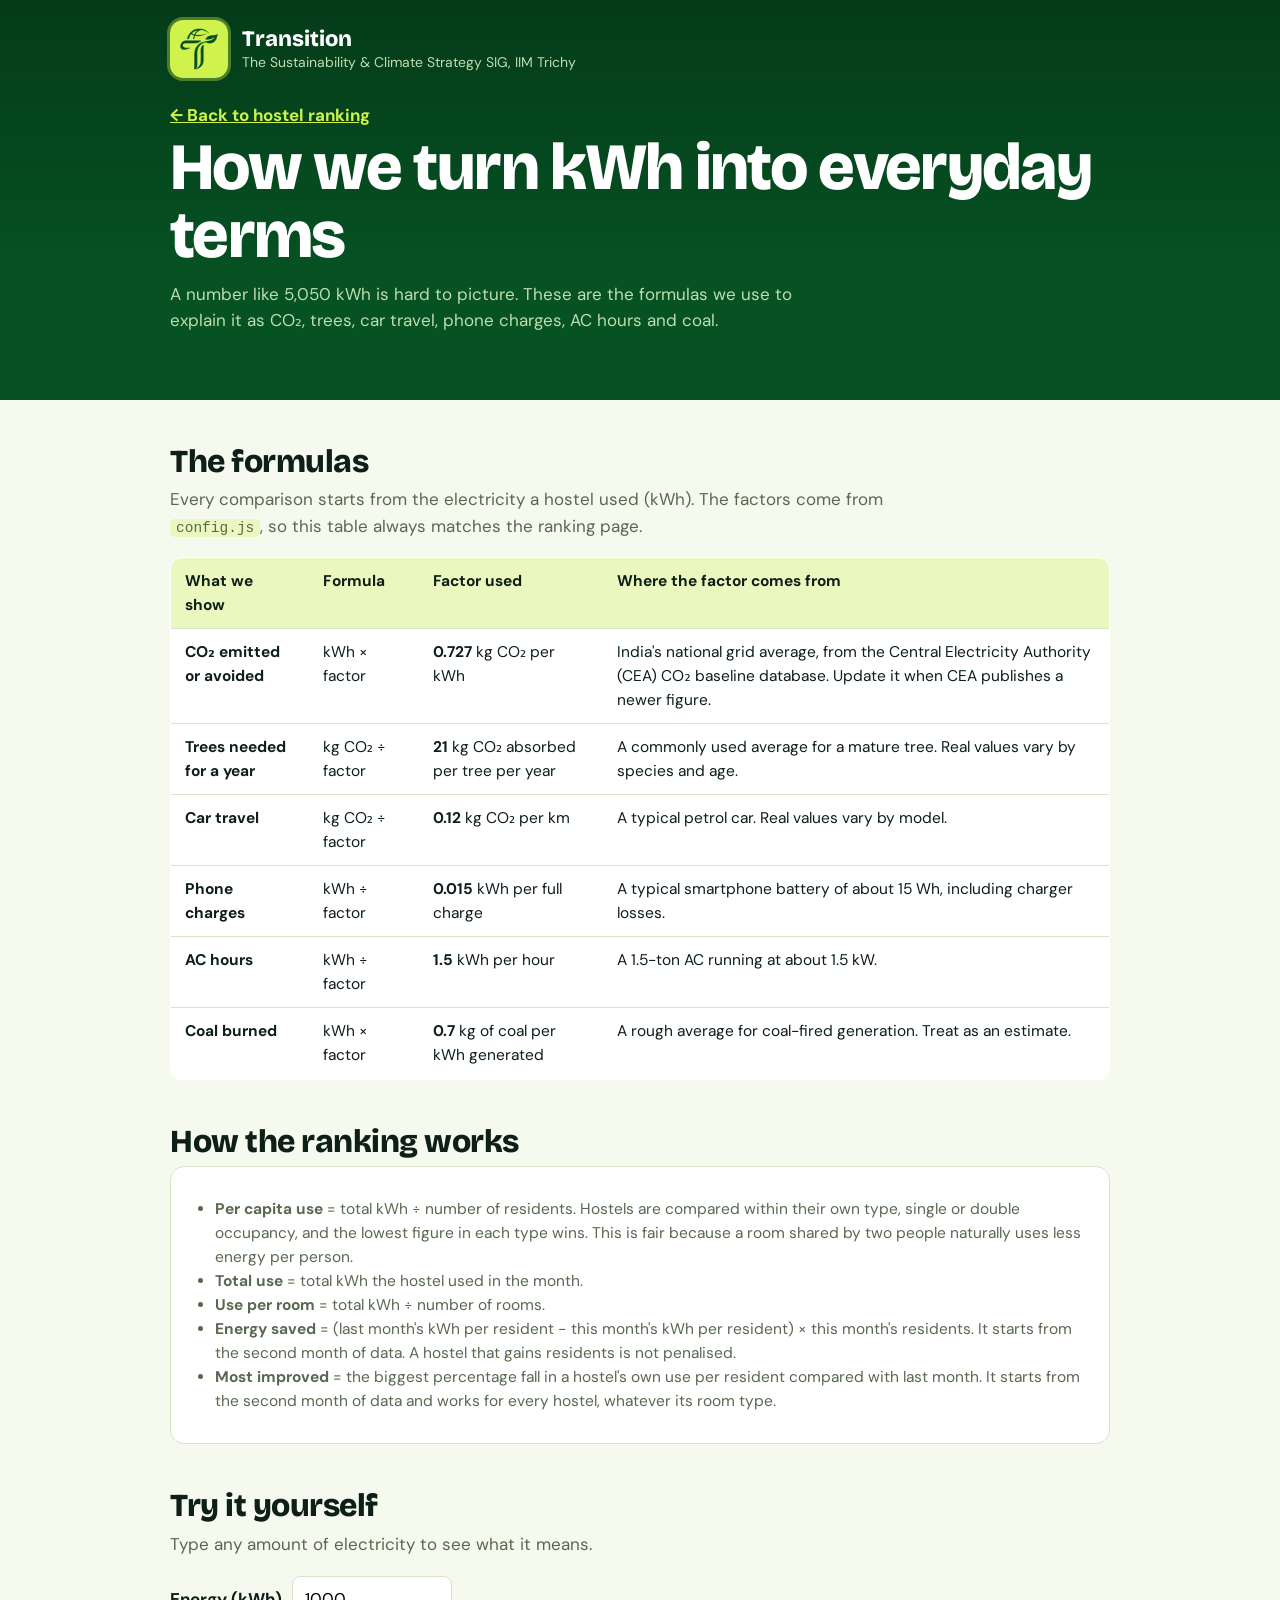
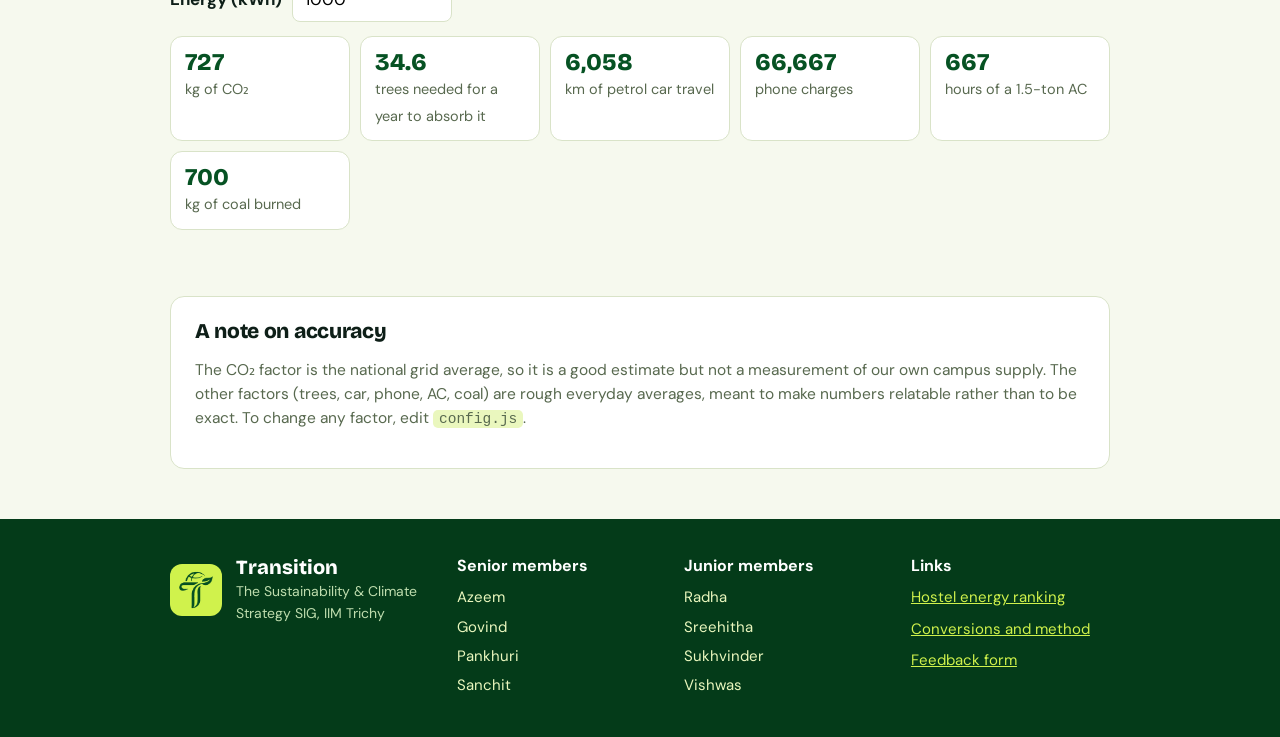
<file: conversions.html>
<!DOCTYPE html>
<html lang="en">
<head>
<meta charset="utf-8">
<meta name="viewport" content="width=device-width, initial-scale=1">
<title>Conversions and method · Transition, IIM Trichy</title>
<link rel="preconnect" href="https://fonts.googleapis.com">
<link rel="preconnect" href="https://fonts.gstatic.com" crossorigin>
<link href="https://fonts.googleapis.com/css2?family=Bricolage+Grotesque:opsz,wght@12..96,600;12..96,800&family=DM+Sans:wght@400;500;700&display=swap" rel="stylesheet">
<link rel="stylesheet" href="style.css">
</head>
<body>
<header class="hero mini"><div class="w">
  <div class="brand"><img class="logo" data-logo alt="Transition logo"><div><h2>Transition</h2><p>The Sustainability &amp; Climate Strategy SIG, IIM Trichy</p></div></div>
  <p class="kick"><a href="index.html" style="color:inherit">&larr; Back to hostel ranking</a></p>
  <h1>How we turn kWh into everyday terms</h1>
  <p class="lede">A number like 5,050 kWh is hard to picture. These are the formulas we use to explain it as CO₂, trees, car travel, phone charges, AC hours and coal.</p>
</div></header>
<main class="w">
  <section>
    <h3>The formulas</h3><p class="sub">Every comparison starts from the electricity a hostel used (kWh). The factors come from <code>config.js</code>, so this table always matches the ranking page.</p>
    <div class="tw"><table><thead><tr><th>What we show</th><th>Formula</th><th>Factor used</th><th>Where the factor comes from</th></tr></thead><tbody id="tb"></tbody></table></div>
  </section>
  <section>
    <h3>How the ranking works</h3>
    <div class="how"><ul>
      <li><b>Per capita use</b> = total kWh ÷ number of residents. Hostels are compared within their own type, single or double occupancy, and the lowest figure in each type wins. This is fair because a room shared by two people naturally uses less energy per person.</li>
      <li><b>Total use</b> = total kWh the hostel used in the month.</li>
      <li><b>Use per room</b> = total kWh ÷ number of rooms.</li>
      <li><b>Energy saved</b> = (last month's kWh per resident − this month's kWh per resident) × this month's residents. It starts from the second month of data. A hostel that gains residents is not penalised.</li>
      <li><b>Most improved</b> = the biggest percentage fall in a hostel's own use per resident compared with last month. It starts from the second month of data and works for every hostel, whatever its room type.</li>
    </ul></div>
  </section>
  <section>
    <h3>Try it yourself</h3><p class="sub">Type any amount of electricity to see what it means.</p>
    <div class="calc"><label for="kw"><b>Energy (kWh)</b></label><input id="kw" type="number" min="0" value="1000"></div>
    <div class="eq" id="eq"></div>
  </section>
  <section><div class="how"><h3>A note on accuracy</h3><p>The CO₂ factor is the national grid average, so it is a good estimate but not a measurement of our own campus supply. The other factors (trees, car, phone, AC, coal) are rough everyday averages, meant to make numbers relatable rather than to be exact. To change any factor, edit <code>config.js</code>.</p></div></section>
</main>
<footer id="ft"></footer>
<script src="config.js"></script>
<script src="common.js"></script>
<script>
const nf=(n,d=0)=>n.toLocaleString("en-IN",{maximumFractionDigits:d,minimumFractionDigits:d});
const ROWS=[
 ["CO₂ emitted or avoided","kWh × factor","EF","kg CO₂ per kWh","India's national grid average, from the Central Electricity Authority (CEA) CO₂ baseline database. Update it when CEA publishes a newer figure."],
 ["Trees needed for a year","kg CO₂ ÷ factor","TREE","kg CO₂ absorbed per tree per year","A commonly used average for a mature tree. Real values vary by species and age."],
 ["Car travel","kg CO₂ ÷ factor","CAR","kg CO₂ per km","A typical petrol car. Real values vary by model."],
 ["Phone charges","kWh ÷ factor","PHONE","kWh per full charge","A typical smartphone battery of about 15 Wh, including charger losses."],
 ["AC hours","kWh ÷ factor","AC","kWh per hour","A 1.5-ton AC running at about 1.5 kW."],
 ["Coal burned","kWh × factor","COAL","kg of coal per kWh generated","A rough average for coal-fired generation. Treat as an estimate."]];
document.getElementById("tb").innerHTML=ROWS.map(r=>`<tr><td><b>${r[0]}</b></td><td>${r[1]}</td><td><b>${CFG[r[2]]}</b> ${r[3]}</td><td>${r[4]}</td></tr>`).join("");
function calc(){const k=Math.max(0,parseFloat(document.getElementById("kw").value)||0),c=k*CFG.EF;
 document.getElementById("eq").innerHTML=[[nf(c),"kg of CO₂"],[nf(c/CFG.TREE,1),"trees needed for a year to absorb it"],[nf(c/CFG.CAR),"km of petrol car travel"],[nf(k/CFG.PHONE),"phone charges"],[nf(k/CFG.AC),"hours of a 1.5-ton AC"],[nf(k*CFG.COAL),"kg of coal burned"]].map(([a,b])=>`<div><strong>${a}</strong><span>${b}</span></div>`).join("")}
document.getElementById("kw").addEventListener("input",calc);calc();renderFooter();
</script>
</body>
</html>
</file>
<file: style.css>
:root{--forest:#065223;--deep:#043B19;--lime:#D0F24C;--mint:#EAF7BE;--paper:#F6F9EE;--ink:#0E1F18;--muted:#58694F;--line:#D9E3C8;--amber:#D98E12;
--head:"Bricolage Grotesque","Segoe UI",system-ui,sans-serif;--body:"DM Sans","Segoe UI",system-ui,sans-serif}
*{box-sizing:border-box}
body{margin:0;background:var(--paper);color:var(--ink);font:400 17px/1.55 var(--body)}
.w{max-width:980px;margin:0 auto;padding:0 20px}
button,select{font:inherit;cursor:pointer}
button:focus-visible,select:focus-visible,.row:focus-visible{outline:3px solid var(--amber);outline-offset:2px}
.hero{position:relative;overflow:hidden;background:linear-gradient(180deg,var(--deep),var(--forest) 70%);color:#fff;padding:20px 0 190px}
.photo{position:absolute;inset:0;width:100%;height:100%;object-fit:cover;opacity:.28;mix-blend-mode:luminosity}
.hero .w{position:relative;z-index:2}
.brand{display:flex;align-items:center;gap:14px;margin-bottom:30px}
.logo{width:58px;height:58px;border-radius:13px;flex:none;box-shadow:0 0 0 3px rgba(208,242,76,.35)}
.brand h2{margin:0;font:800 22px/1.1 var(--head)}.brand p{margin:2px 0 0;color:#BFDDAE;font-size:14px;line-height:1.3}
.months{display:flex;gap:8px;flex-wrap:wrap;margin-bottom:24px}
.months button{background:rgba(255,255,255,.06);border:1px solid #4F8F52;color:#DDF0C8;padding:7px 15px;border-radius:99px;font-size:15px}
.months button[aria-pressed=true]{background:var(--lime);border-color:var(--lime);color:var(--forest);font-weight:700}
.kick{color:var(--lime);font-weight:700;margin:0 0 6px}
.hero h1{font:800 clamp(34px,7vw,66px)/1.02 var(--head);letter-spacing:-.025em;margin:0 0 12px;max-width:14em}
.hero h1 em{font-style:normal;color:var(--lime)}
.lede{color:#BFDDAE;max-width:54ch;margin:0 0 26px}
.cards{display:grid;grid-template-columns:1fr 1.25fr;gap:14px}
.card{background:rgba(4,59,25,.72);backdrop-filter:blur(6px);border:1px solid rgba(208,242,76,.3);border-radius:16px;padding:18px 20px}
.card small{color:#BFDDAE;font-size:14.5px}
.card .n{font:800 clamp(28px,5vw,40px)/1.1 var(--head);margin:4px 0}
.win{display:flex;gap:16px;align-items:center;background:var(--lime);color:var(--deep);border:0}
.win small{color:#2B5A1C}.win svg{flex:none}
.scene{position:absolute;left:0;right:0;bottom:0;width:100%;height:180px;z-index:1}
.blades{transform-box:fill-box;transform-origin:center;animation:spin 7s linear infinite}
@keyframes spin{to{transform:rotate(360deg)}}
section{padding:44px 0 0}
h3{font:800 clamp(24px,4vw,32px)/1.15 var(--head);margin:0 0 6px;letter-spacing:-.015em}
.sub{color:var(--muted);margin:0 0 18px;max-width:62ch}
.seg{display:flex;border:1px solid var(--line);border-radius:10px;overflow:hidden;background:#fff;margin-bottom:16px;flex-wrap:wrap;width:fit-content;max-width:100%}
.seg button{border:0;background:transparent;padding:9px 15px;color:var(--muted);font-size:15px}
.seg button[aria-pressed=true]{background:var(--forest);color:var(--lime);font-weight:700}
.notice{background:#FFF3DA;border:1px solid #EBCF97;border-radius:10px;padding:10px 14px;margin:18px 0 0;font-size:15px}
.board{display:grid;gap:10px}
.row{background:#fff;border:1px solid var(--line);border-radius:14px;padding:16px 18px;display:grid;grid-template-columns:38px 1fr;gap:6px 14px;cursor:pointer}
.row.sel{border-color:var(--forest);box-shadow:0 0 0 2px var(--mint)}
.rank{font:800 26px/1 var(--head);color:#9DB3A7;padding-top:2px}.row:first-child .rank{color:var(--forest)}
.top{display:flex;justify-content:space-between;align-items:baseline;gap:12px}
.nm{font:700 19px var(--body)}.big{font:800 24px var(--head);white-space:nowrap}.big small{font:500 14px var(--body);color:var(--muted)}.big.neg{color:var(--amber)}
.trk{height:10px;background:#E6EDD3;border-radius:5px;margin:8px 0 9px;overflow:hidden}
.bar{height:100%;border-radius:5px;background:var(--forest);width:0;transition:width .6s ease}.bar.neg{background:var(--amber)}
.mean{color:var(--muted);font-size:15.5px}.mean b{color:var(--ink)}
.det{grid-column:2;display:none;grid-template-columns:repeat(auto-fit,minmax(120px,1fr));gap:10px 18px;margin-top:10px;padding-top:12px;border-top:1px dashed var(--line);font-size:14.5px;color:var(--muted)}
.row.sel .det{display:grid}.det b{display:block;color:var(--ink);font:700 17px var(--body)}
.chips{display:flex;gap:8px;flex-wrap:wrap;margin-bottom:16px}
.chips button{border:1px solid var(--line);background:#fff;border-radius:99px;padding:6px 14px;font-size:15px}
.chips button[aria-pressed=true]{background:var(--forest);border-color:var(--forest);color:var(--lime);font-weight:700}
.eq{display:grid;grid-template-columns:repeat(auto-fit,minmax(150px,1fr));gap:10px;margin-bottom:22px}
.eq div{background:#fff;border:1px solid var(--line);border-radius:12px;padding:12px 14px}
.eq strong{display:block;font:800 24px/1.1 var(--head);color:var(--forest)}.eq span{color:var(--muted);font-size:14.5px}
.panel{background:#fff;border:1px solid var(--line);border-radius:14px;padding:16px 12px 10px;margin-bottom:18px}
.panel h4{margin:0 8px 2px;font:700 18px var(--body)}.panel p{margin:0 8px 8px;color:var(--muted);font-size:14.5px}
.panel select{margin:0 8px 8px;padding:7px 10px;border:1px solid var(--line);border-radius:8px;background:#fff;max-width:calc(100% - 16px)}
svg.ch{width:100%;height:auto;display:block}svg.ch [data-h]{cursor:pointer}svg.ch [data-h]:hover{opacity:.8}
.how{background:#fff;border:1px solid var(--line);border-radius:14px;padding:22px 24px;color:var(--muted);font-size:15.5px}
.how h3{font-size:21px;color:var(--ink)}.how ul{padding-left:20px;margin:8px 0}
footer{margin-top:50px;background:var(--deep);color:#BFDDAE;padding:36px 0 40px;font-size:15px}
@media (max-width:700px){.cards{grid-template-columns:1fr}.row{grid-template-columns:28px 1fr;padding:14px}.big{font-size:20px}.hero{padding-bottom:150px}.scene{height:140px}}
@media (prefers-reduced-motion:reduce){.bar{transition:none}.blades{animation:none}}
.mini{padding-bottom:40px}.mini .brand{margin-bottom:24px}
.fg{display:grid;grid-template-columns:1.3fr 1fr 1fr 1fr;gap:28px}
.fg h4{margin:0 0 10px;color:#fff;font:700 16px var(--body)}.fg ul{list-style:none;padding:0;margin:0;display:grid;gap:6px;color:#EAF7BE}
.fg nav{display:grid;gap:8px}.fg a{color:var(--lime)}.soon{color:#8FB27E}
footer .f{display:flex;gap:14px;align-items:center;margin-bottom:16px}footer .f img{width:52px;height:52px;border-radius:12px}
footer h2{margin:0;color:#fff;font:800 20px var(--head)}footer p{margin:2px 0 0;font-size:14px}
.wf{background:var(--lime);color:var(--deep);border-radius:12px;padding:10px 14px}.wf small{display:block;color:#2B5A1C}.wf b{font:800 20px var(--head)}
table{width:100%;border-collapse:collapse;background:#fff;border:1px solid var(--line);border-radius:12px;overflow:hidden;font-size:15.5px}
th,td{text-align:left;padding:11px 14px;border-bottom:1px solid var(--line);vertical-align:top}th{background:var(--mint);font-weight:700}
code{background:var(--mint);padding:1px 6px;border-radius:5px;font-size:14.5px}
.calc{display:flex;gap:10px;align-items:center;flex-wrap:wrap;margin-bottom:14px}.calc input{padding:9px 12px;border:1px solid var(--line);border-radius:8px;font:inherit;width:160px}
.tw{overflow-x:auto}.how a{color:var(--forest);font-weight:700}
@media (max-width:860px){.fg{grid-template-columns:1fr 1fr}}@media (max-width:520px){.fg{grid-template-columns:1fr}}
.tag{display:inline-block;font:700 12px/1 var(--body);padding:4px 10px;border-radius:99px;margin-right:10px;vertical-align:middle;letter-spacing:.02em}
.tag.girls{background:var(--lime);color:var(--forest);box-shadow:inset 0 0 0 1px #A9C93A}.tag.boys{background:var(--forest);color:var(--lime)}
.gh{margin:18px 0 0;font:700 15px var(--body);color:var(--muted)}.gh:first-child{margin-top:0}
.wf span{font-size:13px;color:#2B5A1C}
@media (min-width:701px){.cards{grid-template-columns:repeat(auto-fit,minmax(200px,1fr))}}
</file>
